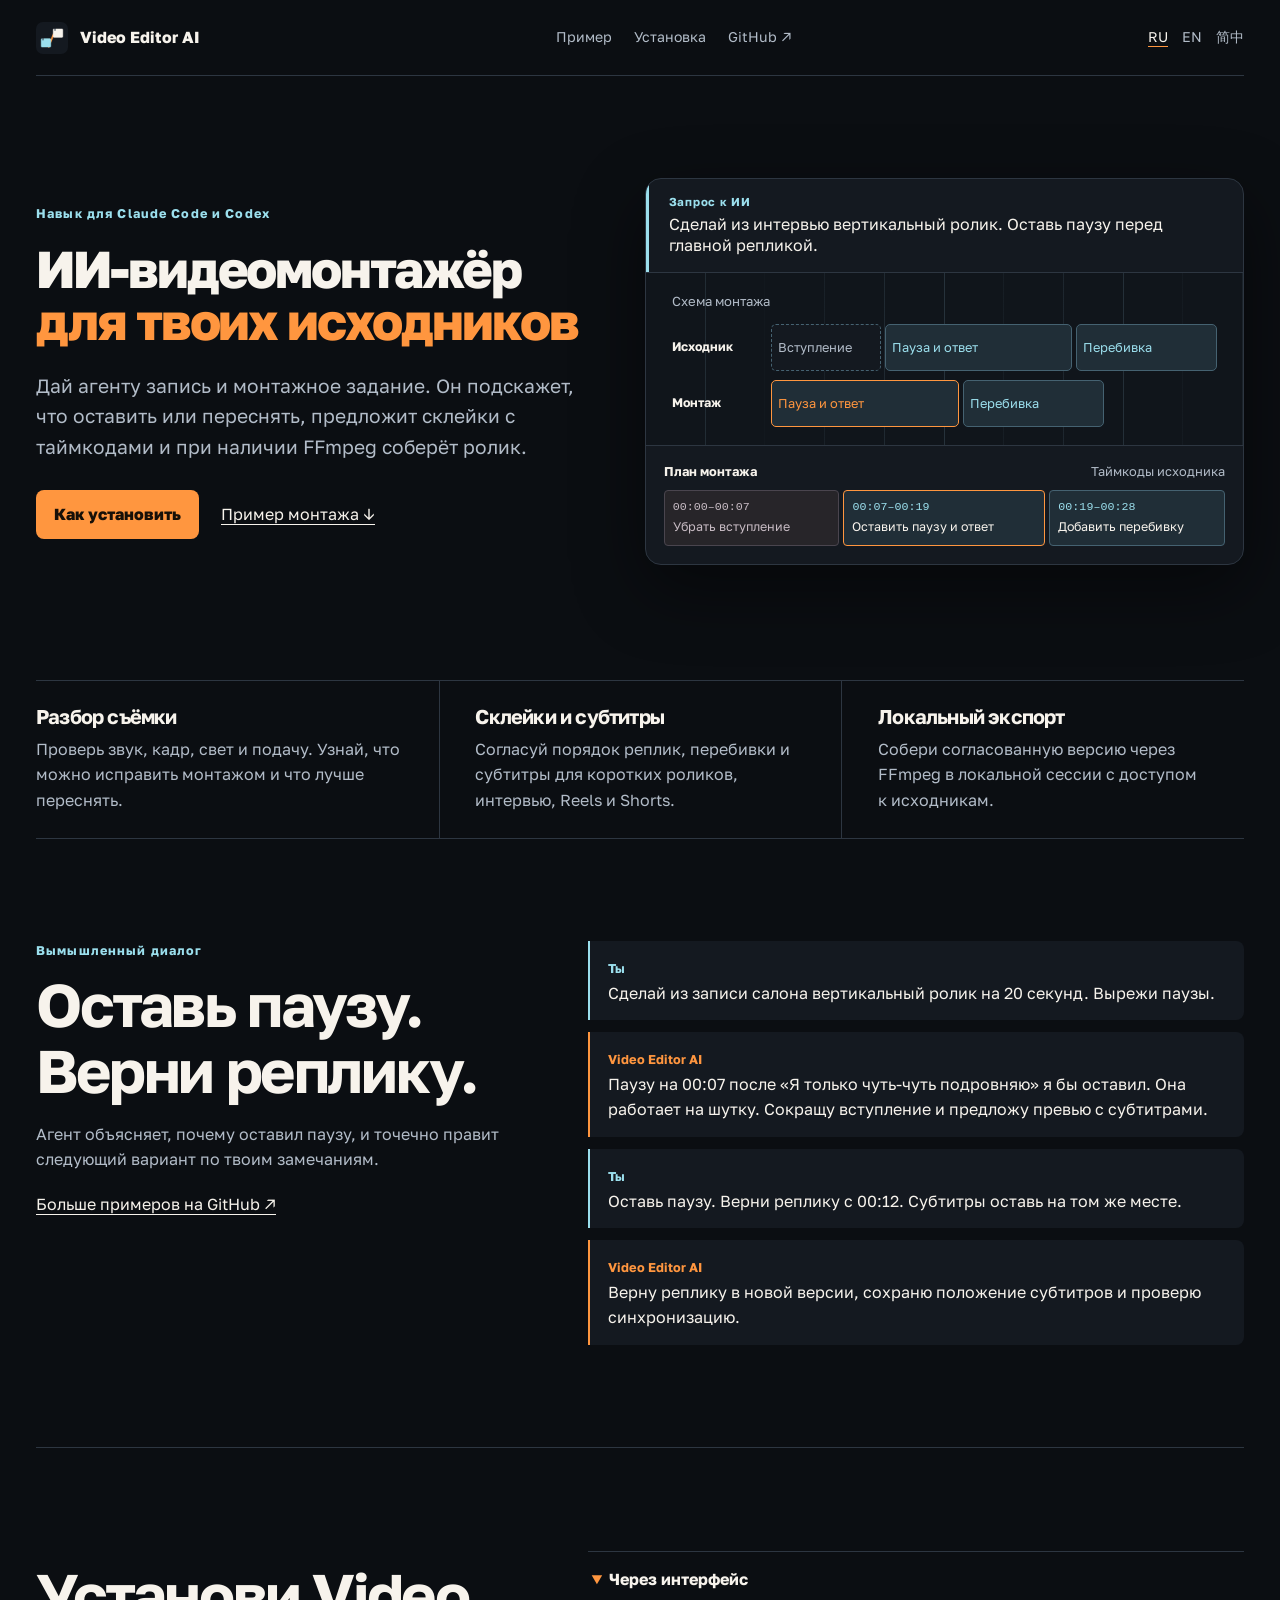
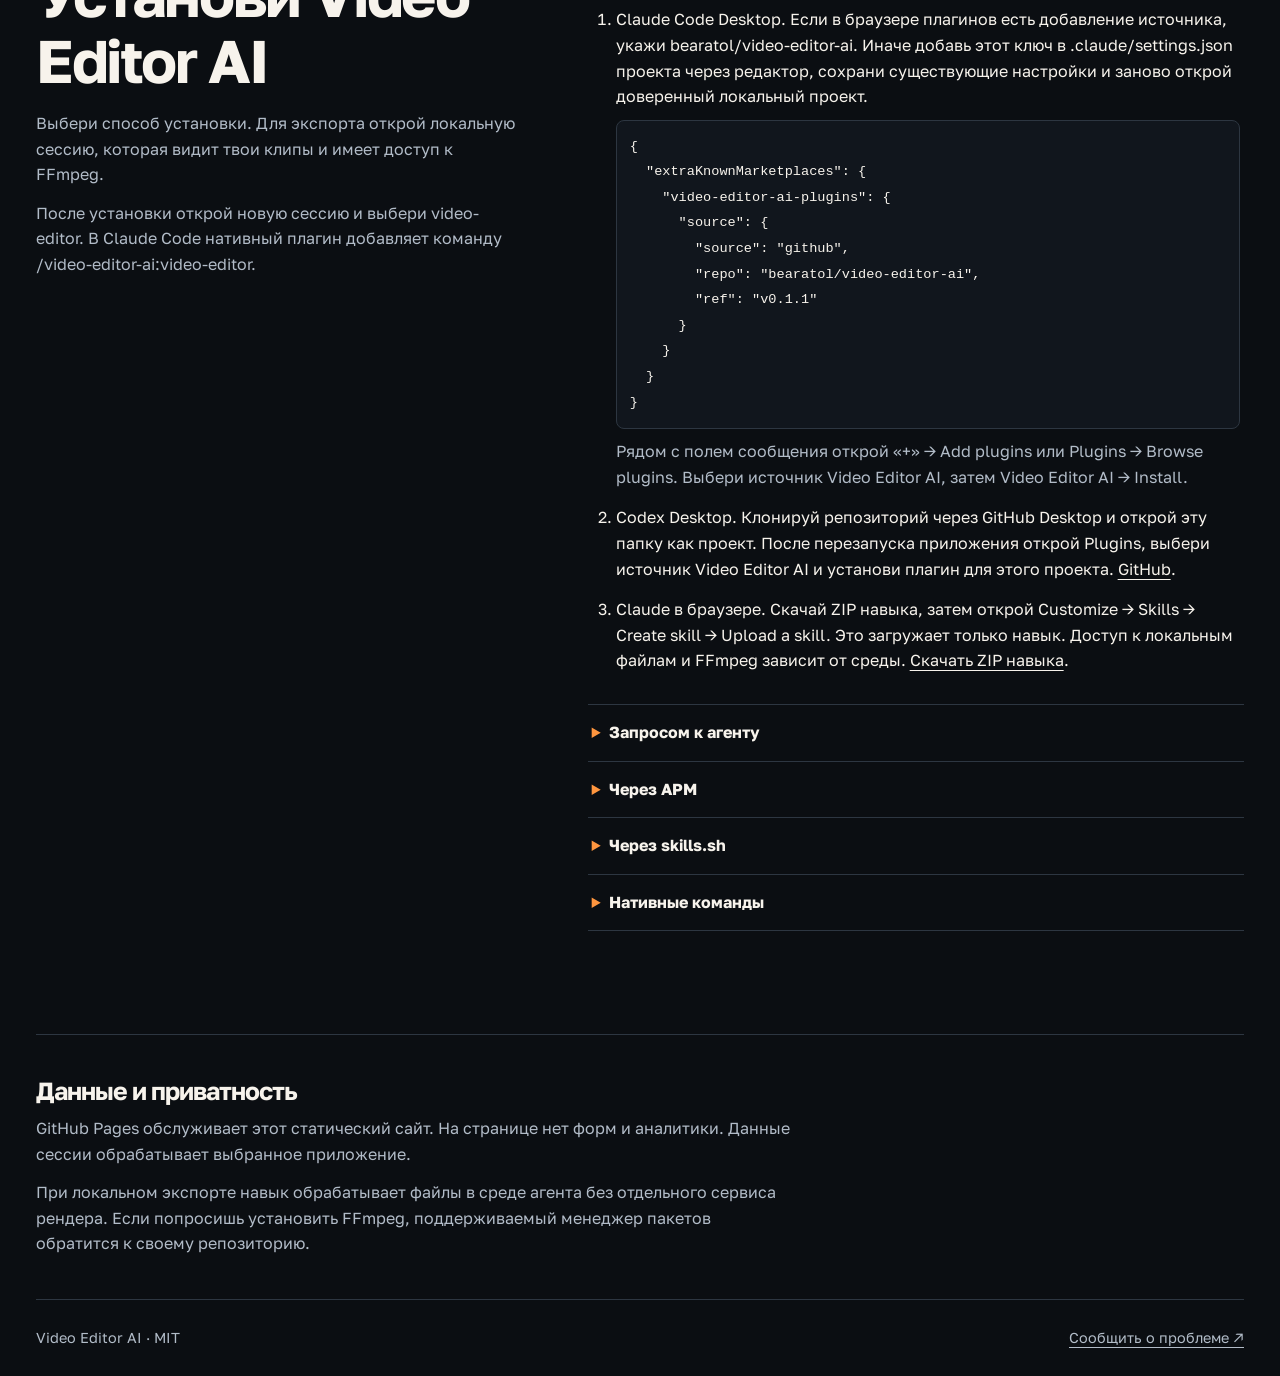
<file: docs/index.html>
<!doctype html>
<html lang="ru">
<head>
<meta charset="utf-8">
<meta name="viewport" content="width=device-width, initial-scale=1">
<meta http-equiv="Content-Security-Policy" content="default-src 'none'; style-src 'self'; img-src 'self'; font-src 'self'; base-uri 'none'; form-action 'none'">
<title>ИИ-видеомонтажёр для Claude Code и Codex | Video Editor AI</title>
<meta name="description" content="ИИ-видеоредактор для Claude Code и Codex. Разбор исходников, монтаж интервью и коротких роликов с таймкодами, субтитры и локальный экспорт через FFmpeg.">
<link rel="canonical" href="https://bearatol.github.io/video-editor-ai/">
<link rel="alternate" hreflang="ru" href="https://bearatol.github.io/video-editor-ai/">
<link rel="alternate" hreflang="en" href="https://bearatol.github.io/video-editor-ai/en/">
<link rel="alternate" hreflang="zh-Hans" href="https://bearatol.github.io/video-editor-ai/zh/">
<link rel="alternate" hreflang="x-default" href="https://bearatol.github.io/video-editor-ai/">
<meta property="og:type" content="website">
<meta property="og:locale" content="ru_RU">
<meta property="og:site_name" content="Video Editor AI">
<meta property="og:title" content="ИИ-видеомонтажёр для Claude Code и Codex">
<meta property="og:description" content="ИИ-видеоредактор для Claude Code и Codex. Разбор исходников, монтаж интервью и коротких роликов с таймкодами, субтитры и локальный экспорт через FFmpeg.">
<meta property="og:url" content="https://bearatol.github.io/video-editor-ai/">
<meta property="og:image" content="https://bearatol.github.io/video-editor-ai/assets/video-editor-ai-diagram.jpg">
<meta property="og:image:width" content="1200">
<meta property="og:image:height" content="630">
<meta name="twitter:card" content="summary_large_image">
<link rel="icon" href="./assets/logo.png" type="image/png">
<link rel="stylesheet" href="./style.css">
</head>
<body>
<a class="skip" href="#main">К содержимому</a>
<header class="top wrap">
  <a class="brand" href="./"><img src="./assets/logo.png" width="32" height="32" alt="">Video Editor AI</a>
  <nav><a href="#dialogue">Пример</a><a href="#install">Установка</a><a href="https://github.com/bearatol/video-editor-ai">GitHub ↗</a></nav>
  <nav class="languages" aria-label="Язык"><a lang="ru" hreflang="ru" aria-label="Русский" aria-current="page" href="././">RU</a><a lang="en" hreflang="en" aria-label="English" href="./en/">EN</a><a lang="zh-Hans" hreflang="zh-Hans" aria-label="简体中文" href="./zh/">简中</a></nav>
</header>
<main class="wrap" id="main">
  <section class="hero" aria-labelledby="title">
    <div>
      <p class="kicker">Навык для Claude Code и Codex</p>
      <h1 id="title">ИИ-видеомонтажёр<span>для твоих исходников</span></h1>
      <p class="lead">Дай агенту запись и монтажное задание. Он подскажет, что оставить или переснять, предложит склейки с таймкодами и при наличии FFmpeg соберёт ролик.</p>
      <div class="actions"><a class="primary" href="#install">Как установить</a><a href="#dialogue">Пример монтажа ↓</a></div>
    </div>
    <div class="reel" id="example">
      <div class="brief"><strong>Запрос к ИИ</strong><p>Сделай из интервью вертикальный ролик. Оставь паузу перед главной репликой.</p></div>
      <figure class="timeline">
        <figcaption>Схема монтажа</figcaption>
        <div class="track"><strong>Исходник</strong><div class="track-clips"><span class="removed">Вступление</span><span>Пауза и ответ</span><span>Перебивка</span></div></div>
        <div class="track"><strong>Монтаж</strong><div class="track-clips trimmed"><span>Пауза и ответ</span><span>Перебивка</span></div></div>
      </figure>
      <figure class="edit"><figcaption><strong>План монтажа</strong><span>Таймкоды исходника</span></figcaption><ol class="clips"><li><time>00:00–00:07</time>Убрать вступление</li><li><time>00:07–00:19</time>Оставить паузу и ответ</li><li><time>00:19–00:28</time>Добавить перебивку</li></ol></figure>
    </div>
  </section>
  <section class="capabilities" aria-label="Навык для Claude Code и Codex"><article><h2>Разбор съёмки</h2><p>Проверь звук, кадр, свет и подачу. Узнай, что можно исправить монтажом и что лучше переснять.</p></article><article><h2>Склейки и субтитры</h2><p>Согласуй порядок реплик, перебивки и субтитры для коротких роликов, интервью, Reels и Shorts.</p></article><article><h2>Локальный экспорт</h2><p>Собери согласованную версию через FFmpeg в локальной сессии с доступом к исходникам.</p></article></section>
  <section id="dialogue" class="split" aria-labelledby="story">
    <div class="section-intro"><p class="kicker">Вымышленный диалог</p><h2 id="story">Оставь паузу. Верни реплику.</h2><p>Агент объясняет, почему оставил паузу, и точечно правит следующий вариант по твоим замечаниям.</p><a href="https://github.com/bearatol/video-editor-ai/blob/main/EXAMPLES.md#русский">Больше примеров на GitHub ↗</a></div>
    <div class="conversation"><div class="message"><strong>Ты</strong><p>Сделай из записи салона вертикальный ролик на 20 секунд. Вырежи паузы.</p></div><div class="message"><strong>Video Editor AI</strong><p>Паузу на 00:07 после «Я только чуть-чуть подровняю» я бы оставил. Она работает на шутку. Сокращу вступление и предложу превью с субтитрами.</p></div><div class="message"><strong>Ты</strong><p>Оставь паузу. Верни реплику с 00:12. Субтитры оставь на том же месте.</p></div><div class="message"><strong>Video Editor AI</strong><p>Верну реплику в новой версии, сохраню положение субтитров и проверю синхронизацию.</p></div></div>
  </section>
  <section id="install" class="split" aria-labelledby="installation">
    <div class="section-intro"><h2 id="installation">Установи Video Editor AI</h2><p>Выбери способ установки. Для экспорта открой локальную сессию, которая видит твои клипы и имеет доступ к FFmpeg.</p><p>После установки открой новую сессию и выбери video-editor. В Claude Code нативный плагин добавляет команду /video-editor-ai:video-editor.</p></div>
    <div class="methods"><details open><summary>Через интерфейс</summary><div><ol><li>Claude Code Desktop. Если в браузере плагинов есть добавление источника, укажи bearatol/video-editor-ai. Иначе добавь этот ключ в .claude/settings.json проекта через редактор, сохрани существующие настройки и заново открой доверенный локальный проект.<pre><code>{
  &quot;extraKnownMarketplaces&quot;: {
    &quot;video-editor-ai-plugins&quot;: {
      &quot;source&quot;: {
        &quot;source&quot;: &quot;github&quot;,
        &quot;repo&quot;: &quot;bearatol/video-editor-ai&quot;,
        &quot;ref&quot;: &quot;v0.1.1&quot;
      }
    }
  }
}</code></pre><p>Рядом с полем сообщения открой «+» → Add plugins или Plugins → Browse plugins. Выбери источник Video Editor AI, затем Video Editor AI → Install.</p></li><li>Codex Desktop. Клонируй репозиторий через GitHub Desktop и открой эту папку как проект. После перезапуска приложения открой Plugins, выбери источник Video Editor AI и установи плагин для этого проекта. <a href="https://github.com/bearatol/video-editor-ai">GitHub</a>.</li><li>Claude в браузере. Скачай ZIP навыка, затем открой Customize → Skills → Create skill → Upload a skill. Это загружает только навык. Доступ к локальным файлам и FFmpeg зависит от среды. <a href="./assets/video-editor-skill.zip" download>Скачать ZIP навыка</a>.</li></ol></div></details>
<details><summary>Запросом к агенту</summary><div><p>Вставь в локальный Claude Code или Codex с доступом к проекту и инструментам:</p><blockquote>Установи Video Editor AI из https://github.com/bearatol/video-editor-ai для текущего проекта. Открой официальную инструкцию проекта, выбери способ для этой среды и проверь, что появился навык video-editor. Если среда требует одобрения, запроси его. FFmpeg пока не устанавливай.</blockquote></div></details>
<details><summary>Через APM</summary><div><p>Если APM уже установлен, выполни из папки проекта. APM подключит навык к обоим агентам и запишет версию в apm.lock.yaml.</p><pre><code>apm install bearatol/video-editor-ai/plugins/video-editor-ai#v0.1.1 --target claude,codex</code></pre></div></details>
<details><summary>Через skills.sh</summary><div><p>Если доступен Node.js 22.20+, установи навык из текущей папки проекта и выбери агента в мастере установки.</p><pre><code>npx skills@1.9.0 add bearatol/video-editor-ai --skill video-editor</code></pre><a href="https://skills.sh/bearatol/video-editor-ai/video-editor">Карточка в skills.sh</a></div></details>
<details><summary>Нативные команды</summary><div><p>Claude Code</p><pre><code>/plugin marketplace add bearatol/video-editor-ai
/plugin install video-editor-ai@video-editor-ai-plugins</code></pre><p>Codex CLI</p><pre><code>codex plugin marketplace add bearatol/video-editor-ai --ref main
codex plugin add video-editor-ai@video-editor-ai-plugins</code></pre></div></details></div>
  </section>
  <section id="privacy" class="privacy"><h2>Данные и приватность</h2><p>GitHub Pages обслуживает этот статический сайт. На странице нет форм и аналитики. Данные сессии обрабатывает выбранное приложение.</p><p>При локальном экспорте навык обрабатывает файлы в среде агента без отдельного сервиса рендера. Если попросишь установить FFmpeg, поддерживаемый менеджер пакетов обратится к своему репозиторию.</p></section>
</main>
<footer class="bottom wrap"><span>Video Editor AI · MIT</span><a href="https://github.com/bearatol/video-editor-ai/issues">Сообщить о проблеме ↗</a></footer>
</body>
</html>
</file>
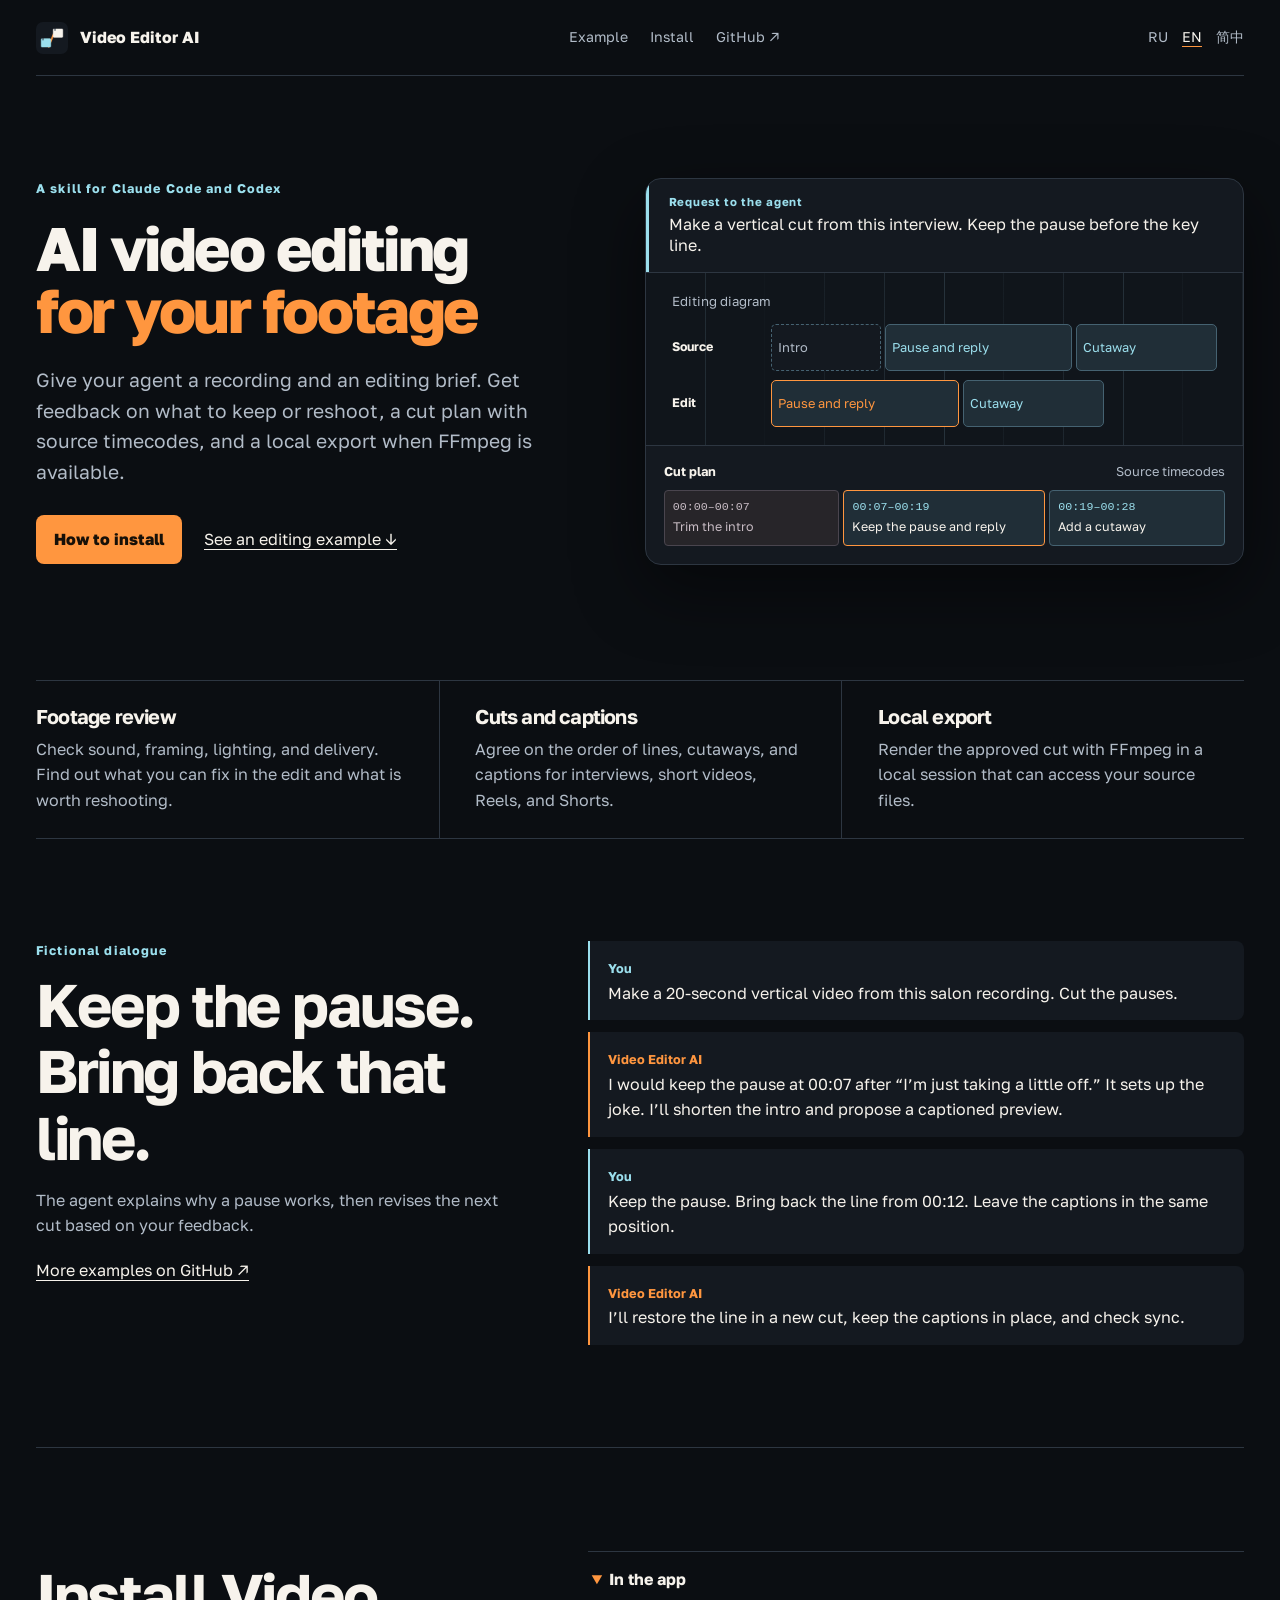
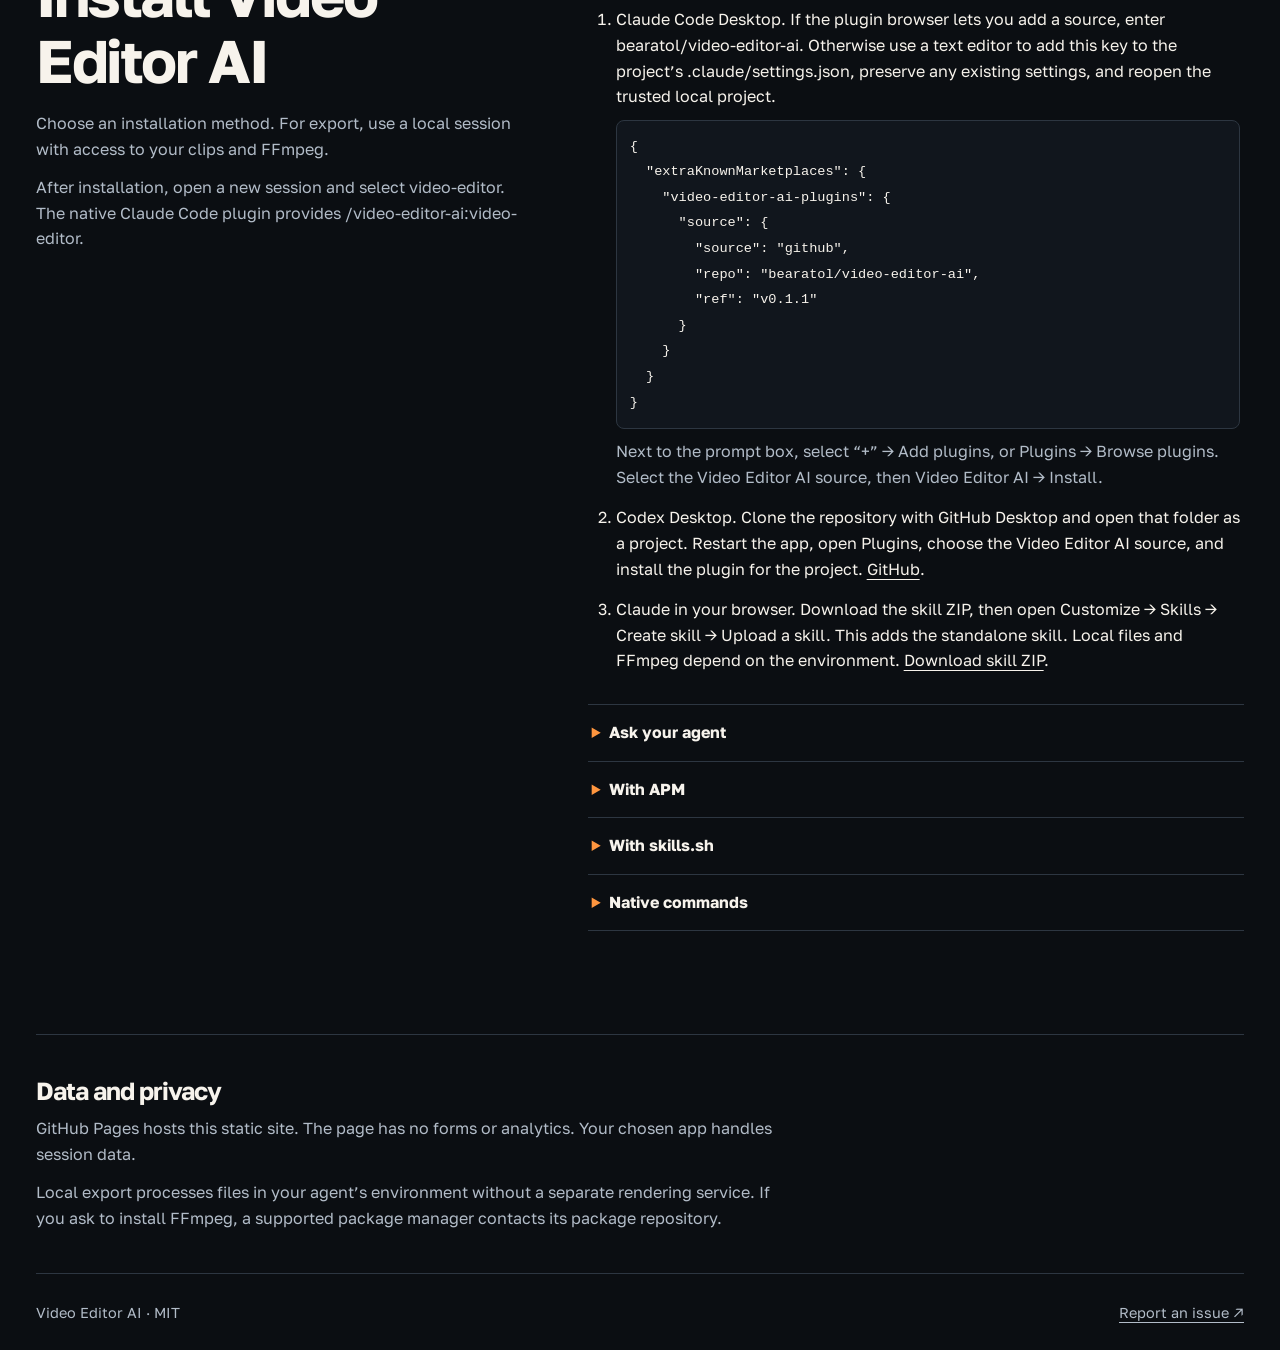
<file: docs/en/index.html>
<!doctype html>
<html lang="en">
<head>
<meta charset="utf-8">
<meta name="viewport" content="width=device-width, initial-scale=1">
<meta http-equiv="Content-Security-Policy" content="default-src 'none'; style-src 'self'; img-src 'self'; font-src 'self'; base-uri 'none'; form-action 'none'">
<title>AI video editing skill for Claude Code and Codex | Video Editor AI</title>
<meta name="description" content="Edit video with Claude Code or Codex. Review footage, plan timecoded cuts for interviews and shorts, refine captions, and export locally with FFmpeg.">
<link rel="canonical" href="https://bearatol.github.io/video-editor-ai/en/">
<link rel="alternate" hreflang="ru" href="https://bearatol.github.io/video-editor-ai/">
<link rel="alternate" hreflang="en" href="https://bearatol.github.io/video-editor-ai/en/">
<link rel="alternate" hreflang="zh-Hans" href="https://bearatol.github.io/video-editor-ai/zh/">
<link rel="alternate" hreflang="x-default" href="https://bearatol.github.io/video-editor-ai/">
<meta property="og:type" content="website">
<meta property="og:locale" content="en_US">
<meta property="og:site_name" content="Video Editor AI">
<meta property="og:title" content="AI video editing skill for Claude Code and Codex">
<meta property="og:description" content="Edit video with Claude Code or Codex. Review footage, plan timecoded cuts for interviews and shorts, refine captions, and export locally with FFmpeg.">
<meta property="og:url" content="https://bearatol.github.io/video-editor-ai/en/">
<meta property="og:image" content="https://bearatol.github.io/video-editor-ai/assets/video-editor-ai-diagram.jpg">
<meta property="og:image:width" content="1200">
<meta property="og:image:height" content="630">
<meta name="twitter:card" content="summary_large_image">
<link rel="icon" href="../assets/logo.png" type="image/png">
<link rel="stylesheet" href="../style.css">
</head>
<body>
<a class="skip" href="#main">Skip to content</a>
<header class="top wrap">
  <a class="brand" href="./"><img src="../assets/logo.png" width="32" height="32" alt="">Video Editor AI</a>
  <nav><a href="#dialogue">Example</a><a href="#install">Install</a><a href="https://github.com/bearatol/video-editor-ai">GitHub ↗</a></nav>
  <nav class="languages" aria-label="Language"><a lang="ru" hreflang="ru" aria-label="Русский" href=".././">RU</a><a lang="en" hreflang="en" aria-label="English" aria-current="page" href="../en/">EN</a><a lang="zh-Hans" hreflang="zh-Hans" aria-label="简体中文" href="../zh/">简中</a></nav>
</header>
<main class="wrap" id="main">
  <section class="hero" aria-labelledby="title">
    <div>
      <p class="kicker">A skill for Claude Code and Codex</p>
      <h1 id="title">AI video editing<span>for your footage</span></h1>
      <p class="lead">Give your agent a recording and an editing brief. Get feedback on what to keep or reshoot, a cut plan with source timecodes, and a local export when FFmpeg is available.</p>
      <div class="actions"><a class="primary" href="#install">How to install</a><a href="#dialogue">See an editing example ↓</a></div>
    </div>
    <div class="reel" id="example">
      <div class="brief"><strong>Request to the agent</strong><p>Make a vertical cut from this interview. Keep the pause before the key line.</p></div>
      <figure class="timeline">
        <figcaption>Editing diagram</figcaption>
        <div class="track"><strong>Source</strong><div class="track-clips"><span class="removed">Intro</span><span>Pause and reply</span><span>Cutaway</span></div></div>
        <div class="track"><strong>Edit</strong><div class="track-clips trimmed"><span>Pause and reply</span><span>Cutaway</span></div></div>
      </figure>
      <figure class="edit"><figcaption><strong>Cut plan</strong><span>Source timecodes</span></figcaption><ol class="clips"><li><time>00:00–00:07</time>Trim the intro</li><li><time>00:07–00:19</time>Keep the pause and reply</li><li><time>00:19–00:28</time>Add a cutaway</li></ol></figure>
    </div>
  </section>
  <section class="capabilities" aria-label="A skill for Claude Code and Codex"><article><h2>Footage review</h2><p>Check sound, framing, lighting, and delivery. Find out what you can fix in the edit and what is worth reshooting.</p></article><article><h2>Cuts and captions</h2><p>Agree on the order of lines, cutaways, and captions for interviews, short videos, Reels, and Shorts.</p></article><article><h2>Local export</h2><p>Render the approved cut with FFmpeg in a local session that can access your source files.</p></article></section>
  <section id="dialogue" class="split" aria-labelledby="story">
    <div class="section-intro"><p class="kicker">Fictional dialogue</p><h2 id="story">Keep the pause. Bring back that line.</h2><p>The agent explains why a pause works, then revises the next cut based on your feedback.</p><a href="https://github.com/bearatol/video-editor-ai/blob/main/EXAMPLES.md#english">More examples on GitHub ↗</a></div>
    <div class="conversation"><div class="message"><strong>You</strong><p>Make a 20-second vertical video from this salon recording. Cut the pauses.</p></div><div class="message"><strong>Video Editor AI</strong><p>I would keep the pause at 00:07 after “I’m just taking a little off.” It sets up the joke. I’ll shorten the intro and propose a captioned preview.</p></div><div class="message"><strong>You</strong><p>Keep the pause. Bring back the line from 00:12. Leave the captions in the same position.</p></div><div class="message"><strong>Video Editor AI</strong><p>I’ll restore the line in a new cut, keep the captions in place, and check sync.</p></div></div>
  </section>
  <section id="install" class="split" aria-labelledby="installation">
    <div class="section-intro"><h2 id="installation">Install Video Editor AI</h2><p>Choose an installation method. For export, use a local session with access to your clips and FFmpeg.</p><p>After installation, open a new session and select video-editor. The native Claude Code plugin provides /video-editor-ai:video-editor.</p></div>
    <div class="methods"><details open><summary>In the app</summary><div><ol><li>Claude Code Desktop. If the plugin browser lets you add a source, enter bearatol/video-editor-ai. Otherwise use a text editor to add this key to the project’s .claude/settings.json, preserve any existing settings, and reopen the trusted local project.<pre><code>{
  &quot;extraKnownMarketplaces&quot;: {
    &quot;video-editor-ai-plugins&quot;: {
      &quot;source&quot;: {
        &quot;source&quot;: &quot;github&quot;,
        &quot;repo&quot;: &quot;bearatol/video-editor-ai&quot;,
        &quot;ref&quot;: &quot;v0.1.1&quot;
      }
    }
  }
}</code></pre><p>Next to the prompt box, select “+” → Add plugins, or Plugins → Browse plugins. Select the Video Editor AI source, then Video Editor AI → Install.</p></li><li>Codex Desktop. Clone the repository with GitHub Desktop and open that folder as a project. Restart the app, open Plugins, choose the Video Editor AI source, and install the plugin for the project. <a href="https://github.com/bearatol/video-editor-ai">GitHub</a>.</li><li>Claude in your browser. Download the skill ZIP, then open Customize → Skills → Create skill → Upload a skill. This adds the standalone skill. Local files and FFmpeg depend on the environment. <a href="../assets/video-editor-skill.zip" download>Download skill ZIP</a>.</li></ol></div></details>
<details><summary>Ask your agent</summary><div><p>Paste into a local Claude Code or Codex session with access to the project and tools:</p><blockquote>Install Video Editor AI from https://github.com/bearatol/video-editor-ai for this project. Read the project’s official installation guide, use the method supported here, and verify that the video-editor skill is available. Ask me if the environment requires approval. Leave FFmpeg installation for a separate request.</blockquote></div></details>
<details><summary>With APM</summary><div><p>With APM installed, run this from the project directory. APM installs the skill for both agents and records the version in apm.lock.yaml.</p><pre><code>apm install bearatol/video-editor-ai/plugins/video-editor-ai#v0.1.1 --target claude,codex</code></pre></div></details>
<details><summary>With skills.sh</summary><div><p>With Node.js 22.20 or later, run this from your project directory and choose an agent in the installer.</p><pre><code>npx skills@1.9.0 add bearatol/video-editor-ai --skill video-editor</code></pre><a href="https://skills.sh/bearatol/video-editor-ai/video-editor">View on skills.sh</a></div></details>
<details><summary>Native commands</summary><div><p>Claude Code</p><pre><code>/plugin marketplace add bearatol/video-editor-ai
/plugin install video-editor-ai@video-editor-ai-plugins</code></pre><p>Codex CLI</p><pre><code>codex plugin marketplace add bearatol/video-editor-ai --ref main
codex plugin add video-editor-ai@video-editor-ai-plugins</code></pre></div></details></div>
  </section>
  <section id="privacy" class="privacy"><h2>Data and privacy</h2><p>GitHub Pages hosts this static site. The page has no forms or analytics. Your chosen app handles session data.</p><p>Local export processes files in your agent’s environment without a separate rendering service. If you ask to install FFmpeg, a supported package manager contacts its package repository.</p></section>
</main>
<footer class="bottom wrap"><span>Video Editor AI · MIT</span><a href="https://github.com/bearatol/video-editor-ai/issues">Report an issue ↗</a></footer>
</body>
</html>
</file>
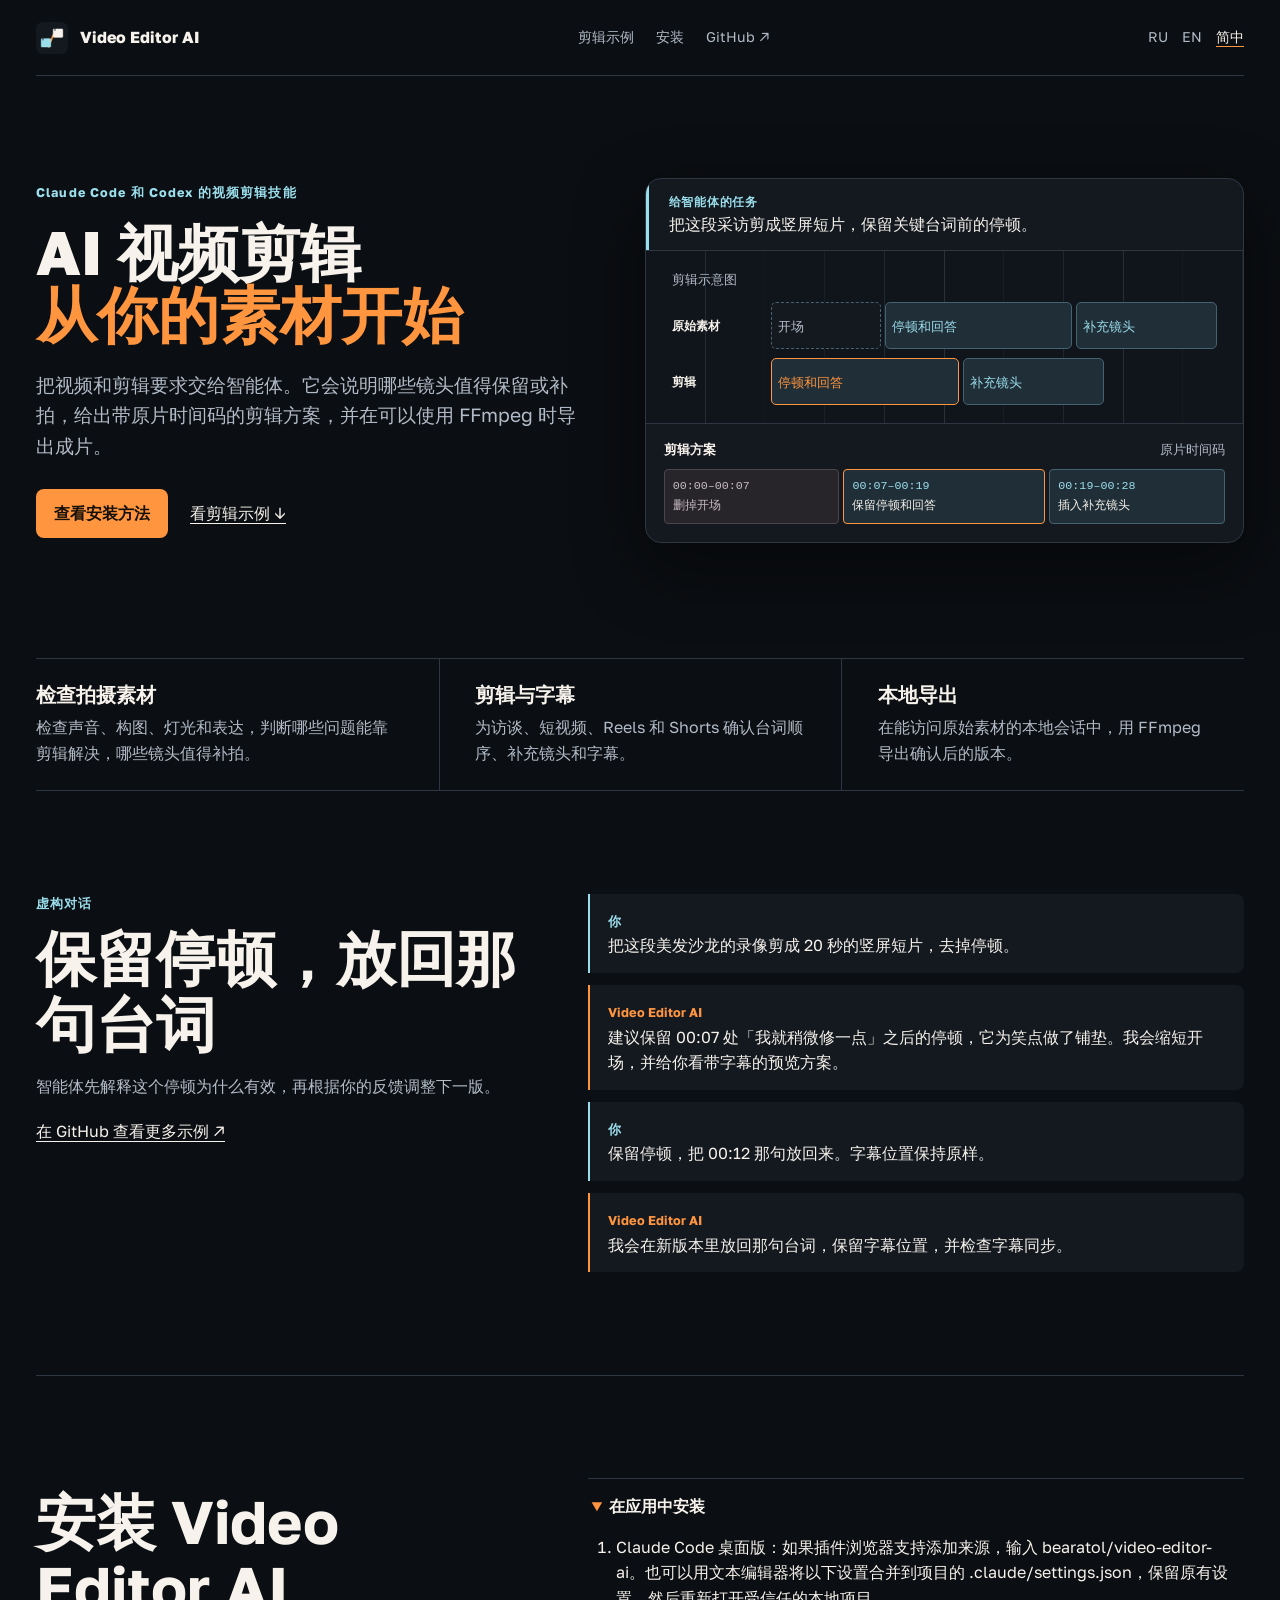
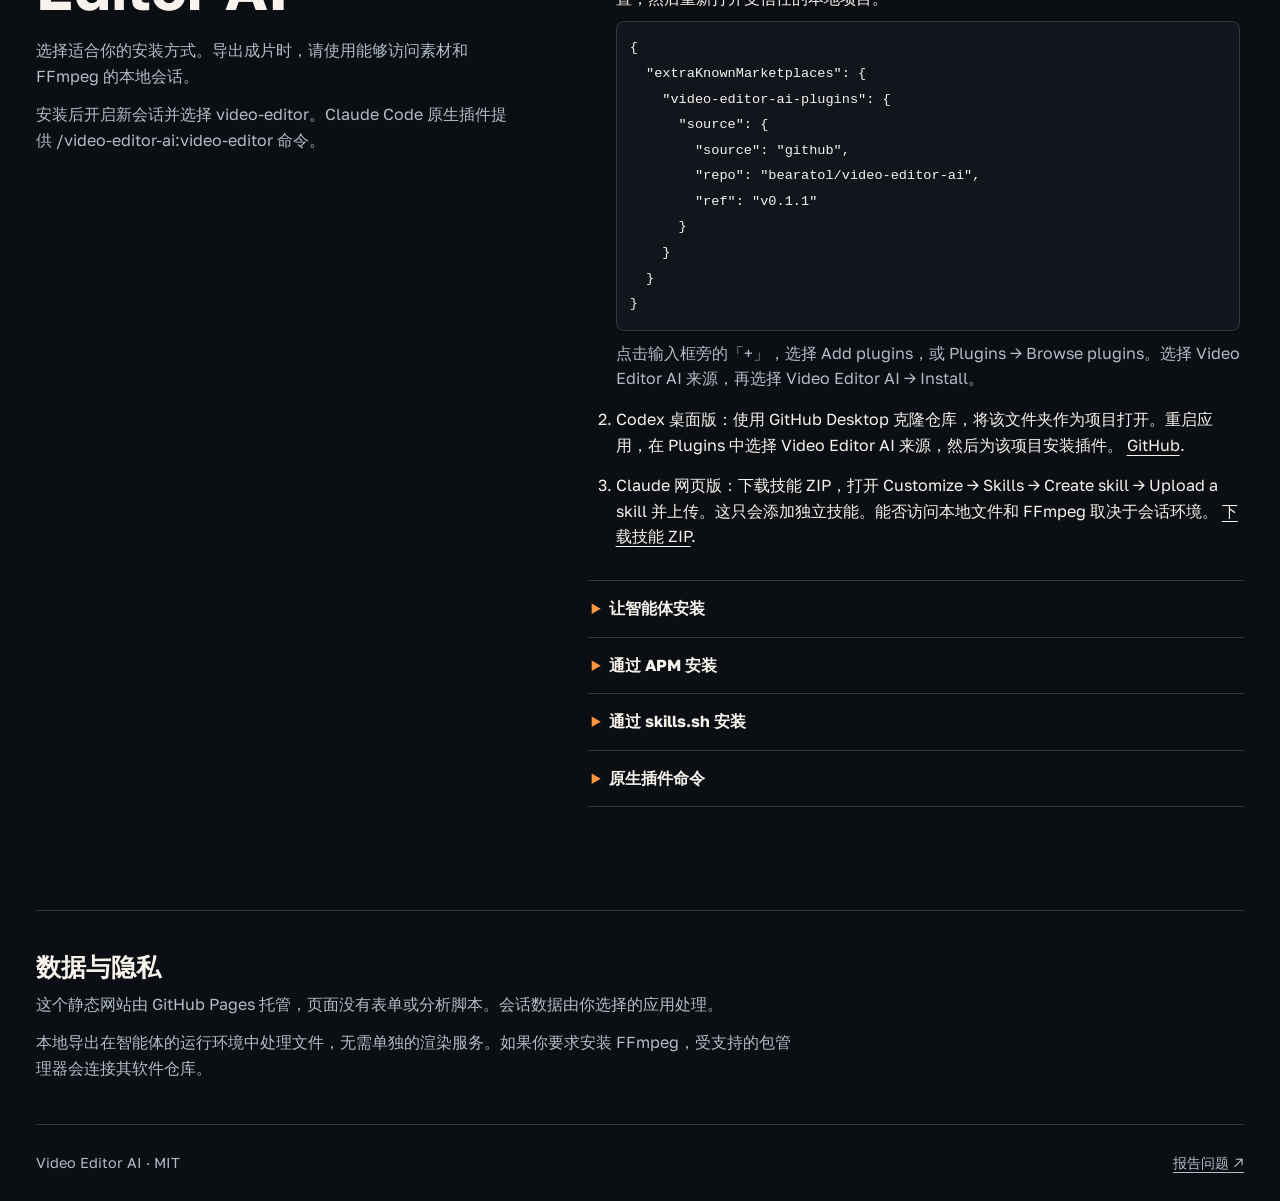
<file: docs/zh/index.html>
<!doctype html>
<html lang="zh-Hans">
<head>
<meta charset="utf-8">
<meta name="viewport" content="width=device-width, initial-scale=1">
<meta http-equiv="Content-Security-Policy" content="default-src 'none'; style-src 'self'; img-src 'self'; font-src 'self'; base-uri 'none'; form-action 'none'">
<title>适用于 Claude Code 和 Codex 的 AI 视频剪辑技能 | Video Editor AI</title>
<meta name="description" content="用 Claude Code 或 Codex 剪辑视频。检查拍摄素材，为访谈和短视频制定带时间码的剪辑方案，调整字幕，并通过 FFmpeg 在本地导出。">
<link rel="canonical" href="https://bearatol.github.io/video-editor-ai/zh/">
<link rel="alternate" hreflang="ru" href="https://bearatol.github.io/video-editor-ai/">
<link rel="alternate" hreflang="en" href="https://bearatol.github.io/video-editor-ai/en/">
<link rel="alternate" hreflang="zh-Hans" href="https://bearatol.github.io/video-editor-ai/zh/">
<link rel="alternate" hreflang="x-default" href="https://bearatol.github.io/video-editor-ai/">
<meta property="og:type" content="website">
<meta property="og:locale" content="zh_CN">
<meta property="og:site_name" content="Video Editor AI">
<meta property="og:title" content="适用于 Claude Code 和 Codex 的 AI 视频剪辑技能">
<meta property="og:description" content="用 Claude Code 或 Codex 剪辑视频。检查拍摄素材，为访谈和短视频制定带时间码的剪辑方案，调整字幕，并通过 FFmpeg 在本地导出。">
<meta property="og:url" content="https://bearatol.github.io/video-editor-ai/zh/">
<meta property="og:image" content="https://bearatol.github.io/video-editor-ai/assets/video-editor-ai-diagram.jpg">
<meta property="og:image:width" content="1200">
<meta property="og:image:height" content="630">
<meta name="twitter:card" content="summary_large_image">
<link rel="icon" href="../assets/logo.png" type="image/png">
<link rel="stylesheet" href="../style.css">
</head>
<body>
<a class="skip" href="#main">跳到正文</a>
<header class="top wrap">
  <a class="brand" href="./"><img src="../assets/logo.png" width="32" height="32" alt="">Video Editor AI</a>
  <nav><a href="#dialogue">剪辑示例</a><a href="#install">安装</a><a href="https://github.com/bearatol/video-editor-ai">GitHub ↗</a></nav>
  <nav class="languages" aria-label="语言"><a lang="ru" hreflang="ru" aria-label="Русский" href=".././">RU</a><a lang="en" hreflang="en" aria-label="English" href="../en/">EN</a><a lang="zh-Hans" hreflang="zh-Hans" aria-label="简体中文" aria-current="page" href="../zh/">简中</a></nav>
</header>
<main class="wrap" id="main">
  <section class="hero" aria-labelledby="title">
    <div>
      <p class="kicker">Claude Code 和 Codex 的视频剪辑技能</p>
      <h1 id="title">AI 视频剪辑<span>从你的素材开始</span></h1>
      <p class="lead">把视频和剪辑要求交给智能体。它会说明哪些镜头值得保留或补拍，给出带原片时间码的剪辑方案，并在可以使用 FFmpeg 时导出成片。</p>
      <div class="actions"><a class="primary" href="#install">查看安装方法</a><a href="#dialogue">看剪辑示例 ↓</a></div>
    </div>
    <div class="reel" id="example">
      <div class="brief"><strong>给智能体的任务</strong><p>把这段采访剪成竖屏短片，保留关键台词前的停顿。</p></div>
      <figure class="timeline">
        <figcaption>剪辑示意图</figcaption>
        <div class="track"><strong>原始素材</strong><div class="track-clips"><span class="removed">开场</span><span>停顿和回答</span><span>补充镜头</span></div></div>
        <div class="track"><strong>剪辑</strong><div class="track-clips trimmed"><span>停顿和回答</span><span>补充镜头</span></div></div>
      </figure>
      <figure class="edit"><figcaption><strong>剪辑方案</strong><span>原片时间码</span></figcaption><ol class="clips"><li><time>00:00–00:07</time>删掉开场</li><li><time>00:07–00:19</time>保留停顿和回答</li><li><time>00:19–00:28</time>插入补充镜头</li></ol></figure>
    </div>
  </section>
  <section class="capabilities" aria-label="Claude Code 和 Codex 的视频剪辑技能"><article><h2>检查拍摄素材</h2><p>检查声音、构图、灯光和表达，判断哪些问题能靠剪辑解决，哪些镜头值得补拍。</p></article><article><h2>剪辑与字幕</h2><p>为访谈、短视频、Reels 和 Shorts 确认台词顺序、补充镜头和字幕。</p></article><article><h2>本地导出</h2><p>在能访问原始素材的本地会话中，用 FFmpeg 导出确认后的版本。</p></article></section>
  <section id="dialogue" class="split" aria-labelledby="story">
    <div class="section-intro"><p class="kicker">虚构对话</p><h2 id="story">保留停顿，放回那句台词</h2><p>智能体先解释这个停顿为什么有效，再根据你的反馈调整下一版。</p><a href="https://github.com/bearatol/video-editor-ai/blob/main/EXAMPLES.md#简体中文">在 GitHub 查看更多示例 ↗</a></div>
    <div class="conversation"><div class="message"><strong>你</strong><p>把这段美发沙龙的录像剪成 20 秒的竖屏短片，去掉停顿。</p></div><div class="message"><strong>Video Editor AI</strong><p>建议保留 00:07 处「我就稍微修一点」之后的停顿，它为笑点做了铺垫。我会缩短开场，并给你看带字幕的预览方案。</p></div><div class="message"><strong>你</strong><p>保留停顿，把 00:12 那句放回来。字幕位置保持原样。</p></div><div class="message"><strong>Video Editor AI</strong><p>我会在新版本里放回那句台词，保留字幕位置，并检查字幕同步。</p></div></div>
  </section>
  <section id="install" class="split" aria-labelledby="installation">
    <div class="section-intro"><h2 id="installation">安装 Video Editor AI</h2><p>选择适合你的安装方式。导出成片时，请使用能够访问素材和 FFmpeg 的本地会话。</p><p>安装后开启新会话并选择 video-editor。Claude Code 原生插件提供 /video-editor-ai:video-editor 命令。</p></div>
    <div class="methods"><details open><summary>在应用中安装</summary><div><ol><li>Claude Code 桌面版：如果插件浏览器支持添加来源，输入 bearatol/video-editor-ai。也可以用文本编辑器将以下设置合并到项目的 .claude/settings.json，保留原有设置，然后重新打开受信任的本地项目。<pre><code>{
  &quot;extraKnownMarketplaces&quot;: {
    &quot;video-editor-ai-plugins&quot;: {
      &quot;source&quot;: {
        &quot;source&quot;: &quot;github&quot;,
        &quot;repo&quot;: &quot;bearatol/video-editor-ai&quot;,
        &quot;ref&quot;: &quot;v0.1.1&quot;
      }
    }
  }
}</code></pre><p>点击输入框旁的「+」，选择 Add plugins，或 Plugins → Browse plugins。选择 Video Editor AI 来源，再选择 Video Editor AI → Install。</p></li><li>Codex 桌面版：使用 GitHub Desktop 克隆仓库，将该文件夹作为项目打开。重启应用，在 Plugins 中选择 Video Editor AI 来源，然后为该项目安装插件。 <a href="https://github.com/bearatol/video-editor-ai">GitHub</a>.</li><li>Claude 网页版：下载技能 ZIP，打开 Customize → Skills → Create skill → Upload a skill 并上传。这只会添加独立技能。能否访问本地文件和 FFmpeg 取决于会话环境。 <a href="../assets/video-editor-skill.zip" download>下载技能 ZIP</a>.</li></ol></div></details>
<details><summary>让智能体安装</summary><div><p>将这段话发给能访问项目和使用工具的本地 Claude Code 或 Codex 会话：</p><blockquote>请为当前项目安装 https://github.com/bearatol/video-editor-ai 里的 Video Editor AI。先阅读项目的官方安装说明，再按当前环境支持的方式安装，并检查 video-editor 技能是否可用。如果环境需要批准，请先询问我。暂时不要安装 FFmpeg。</blockquote></div></details>
<details><summary>通过 APM 安装</summary><div><p>已安装 APM 时，在项目目录运行以下命令。APM 会为两个智能体接入技能，并将版本记录在 apm.lock.yaml 中。</p><pre><code>apm install bearatol/video-editor-ai/plugins/video-editor-ai#v0.1.1 --target claude,codex</code></pre></div></details>
<details><summary>通过 skills.sh 安装</summary><div><p>使用 Node.js 22.20 或更高版本，在项目目录运行命令，然后在安装向导中选择智能体。</p><pre><code>npx skills@1.9.0 add bearatol/video-editor-ai --skill video-editor</code></pre><a href="https://skills.sh/bearatol/video-editor-ai/video-editor">在 skills.sh 查看</a></div></details>
<details><summary>原生插件命令</summary><div><p>Claude Code</p><pre><code>/plugin marketplace add bearatol/video-editor-ai
/plugin install video-editor-ai@video-editor-ai-plugins</code></pre><p>Codex CLI</p><pre><code>codex plugin marketplace add bearatol/video-editor-ai --ref main
codex plugin add video-editor-ai@video-editor-ai-plugins</code></pre></div></details></div>
  </section>
  <section id="privacy" class="privacy"><h2>数据与隐私</h2><p>这个静态网站由 GitHub Pages 托管，页面没有表单或分析脚本。会话数据由你选择的应用处理。</p><p>本地导出在智能体的运行环境中处理文件，无需单独的渲染服务。如果你要求安装 FFmpeg，受支持的包管理器会连接其软件仓库。</p></section>
</main>
<footer class="bottom wrap"><span>Video Editor AI · MIT</span><a href="https://github.com/bearatol/video-editor-ai/issues">报告问题 ↗</a></footer>
</body>
</html>
</file>
<file: docs/style.css>
@font-face {
  font-family: Golos;
  src: url("fonts/GolosText.ttf") format("truetype");
  font-weight: 400 900;
  font-display: swap;
}
:root {
  color-scheme: dark;
  --bg: #0b0e12;
  --panel: #141920;
  --line: #2d3641;
  --text: #f7f3ec;
  --muted: #b2bcc8;
  --orange: #ff963f;
  --blue: #9bdfed;
}
*, *::before, *::after { box-sizing: border-box; }
html { scroll-padding-top: 24px; }
body { margin: 0; background: var(--bg); color: var(--text); font: 16px/1.6 Golos, "PingFang SC", "Microsoft YaHei", sans-serif; }
a { color: inherit; text-underline-offset: .26em; }
a:hover { color: var(--orange); }
a:focus-visible, summary:focus-visible { outline: 2px solid var(--blue); outline-offset: 5px; }
img { display: block; width: 100%; }
h1, h2, h3, p, figure, blockquote { margin: 0; }
h1, h2, h3 { line-height: 1.1; letter-spacing: -.04em; }
h2 { font-size: clamp(2rem, 4.7vw, 4.1rem); }
h3 { font-size: 1.25rem; }
p + p { margin-top: .8rem; }
.wrap { width: min(1280px, 100% - 72px); margin-inline: auto; }
.skip { position: absolute; left: 16px; top: 16px; z-index: 2; padding: 10px 16px; background: var(--panel); transform: translateY(-150%); }
.skip:focus { transform: none; }
.top, .bottom { min-height: 76px; display: flex; align-items: center; justify-content: space-between; gap: 16px 32px; }
.top { border-bottom: 1px solid var(--line); }
.brand { display: inline-flex; align-items: center; gap: 12px; text-decoration: none; font-weight: 760; white-space: nowrap; }
.brand img { width: 32px; height: 32px; border-radius: 7px; }
nav { display: flex; align-items: center; flex-wrap: wrap; gap: 8px 22px; }
nav a { font-size: .88rem; text-decoration: none; color: var(--muted); }
.languages { gap: 8px 14px; }
.languages a[aria-current] { color: var(--text); text-decoration: underline; text-decoration-color: var(--orange); }
.hero { padding: clamp(46px, 8vw, 124px) 0 clamp(65px, 9vw, 132px); display: grid; grid-template-columns: 1fr minmax(0, 1.1fr); gap: clamp(30px, 5vw, 78px); align-items: center; }
.kicker { color: var(--blue); font-size: .79rem; letter-spacing: .09em; font-weight: 720; }
h1 { font-size: clamp(2.45rem, 4.8vw, 4.55rem); line-height: 1.01; margin: 18px 0 24px; font-weight: 770; overflow-wrap: break-word; }
h1 span { display: block; color: var(--orange); }
:lang(zh-Hans) h1, :lang(zh-Hans) h2, :lang(zh-Hans) h3 { letter-spacing: 0; }
.lead { max-width: 49ch; font-size: clamp(1rem, 1.55vw, 1.2rem); color: var(--muted); }
.actions { display: flex; align-items: center; flex-wrap: wrap; gap: 16px 22px; margin-top: 27px; }
.primary { display: inline-block; background: var(--orange); color: #171008; border-radius: 8px; padding: 12px 18px; font-weight: 800; text-decoration: none; }
.primary:hover { background: #ffb779; color: #171008; }
.reel { margin: 0; border: 1px solid var(--line); border-radius: 16px; background: var(--panel); overflow: hidden; box-shadow: 0 24px 70px #0007; }
.brief { padding: 15px 20px; border-left: 3px solid var(--blue); }
.brief strong { display: block; color: var(--blue); font: 700 .72rem/1.4 Golos, sans-serif; letter-spacing: .06em; margin-bottom: 3px; }
.brief p { line-height: 1.35; }
.timeline {
  padding: 18px clamp(12px, 2.5vw, 26px);
  border-block: 1px solid var(--line);
  background: repeating-linear-gradient(90deg, transparent 0 calc(10% - 1px), #26323b 10%) #10151b;
}
.timeline figcaption { margin-bottom: 12px; color: var(--muted); font-size: .82rem; }
.track { display: grid; grid-template-columns: minmax(66px, 17%) minmax(0, 1fr); align-items: center; gap: 7px; }
.track + .track { margin-top: 9px; }
.track strong { font-size: .78rem; }
.track-clips { display: grid; grid-template-columns: 7fr 12fr 9fr; gap: 4px; }
.track-clips.trimmed { grid-template-columns: 12fr 9fr 7fr; }
.track-clips span {
  display: grid;
  min-width: 0;
  min-height: 47px;
  padding: 6px;
  align-content: center;
  border: 1px solid #456271;
  border-radius: 5px;
  background: #202e37;
  color: var(--blue);
  font-size: clamp(.68rem, 1vw, .83rem);
  line-height: 1.25;
  overflow-wrap: anywhere;
}
.track-clips .removed { border-style: dashed; color: var(--muted); background: #141920; }
.track-clips.trimmed span:first-child { border-color: var(--orange); color: var(--orange); }
.edit { padding: 15px 18px 18px; }
.edit figcaption { display: flex; justify-content: space-between; align-items: center; color: var(--muted); font-size: .8rem; gap: 10px; }
.edit figcaption strong { color: var(--text); }
.clips { display: grid; grid-template-columns: 1fr 1.15fr 1fr; gap: 4px; list-style: none; padding: 0; margin: 9px 0 0; }
.clips li { min-width: 0; padding: 8px; border: 1px solid #456271; border-radius: 4px; background: #202e37; font-size: .78rem; }
.clips li:first-child { background: #272529; border-color: #4a454e; color: #c7bbc3; }
.clips li:nth-child(2) { border-color: var(--orange); }
.clips time { display: block; color: var(--blue); font: .73rem/1.5 ui-monospace, monospace; white-space: nowrap; }
.clips li:first-child time { color: #c7bbc3; }
.capabilities { display: grid; grid-template-columns: repeat(3, 1fr); border-block: 1px solid var(--line); }
.capabilities article { padding: 24px clamp(0px, 2.8vw, 36px); }
.capabilities article:first-child { padding-left: 0; }
.capabilities article + article { border-left: 1px solid var(--line); }
.capabilities p { margin-top: 10px; color: var(--muted); max-width: 39ch; }
.split { display: grid; grid-template-columns: .85fr minmax(0, 1.15fr); gap: clamp(24px, 5.2vw, 80px); padding: clamp(52px, 8vw, 105px) 0; border-bottom: 1px solid var(--line); }
.section-intro h2 { margin: 10px 0 18px; }
.section-intro p:not(.kicker), .privacy p { color: var(--muted); }
.section-intro a { display: inline-block; margin-top: 19px; }
.conversation { display: grid; gap: 12px; align-content: start; }
.message { background: var(--panel); padding: 14px 18px; border-left: 2px solid var(--orange); border-radius: 0 8px 8px 0; }
.message:nth-child(odd) { border-color: var(--blue); }
.message strong { color: var(--blue); font-size: .8rem; }
.message:nth-child(even) strong { color: var(--orange); }
.methods { border-top: 1px solid var(--line); }
details { border-bottom: 1px solid var(--line); }
summary { padding: 15px 4px; font-weight: 720; cursor: pointer; }
summary::marker { color: var(--orange); }
details > div { padding: 0 4px 18px; }
details p { color: var(--muted); }
details ol { margin: 0 0 12px; padding-left: 24px; }
pre { max-width: 100%; margin: 10px 0; padding: 13px; border: 1px solid var(--line); border-radius: 8px; background: #11161d; white-space: pre-wrap; overflow-wrap: anywhere; }
code { font: .85em/1.5 ui-monospace, monospace; }
details blockquote { margin-top: 8px; border-left: 2px solid var(--blue); padding-left: 12px; }
.privacy { padding: 42px 0; border-bottom: 1px solid var(--line); }
.privacy h2 { font-size: 1.55rem; margin-bottom: 12px; }
.privacy p { max-width: 76ch; }
.bottom { font-size: .9rem; color: var(--muted); }
@media (max-width: 860px) {
  .wrap { width: min(100% - 40px, 680px); }
  .hero, .split { grid-template-columns: minmax(0, 1fr); }
  .top { padding: 12px 0; flex-wrap: wrap; }
  .top > nav:first-of-type { order: 1; width: 100%; }
  .capabilities { grid-template-columns: minmax(0, 1fr); }
  .capabilities article { padding: 19px 0; }
  .capabilities article + article { border-left: 0; border-top: 1px solid var(--line); }
}
@media (max-width: 440px) {
  .wrap { width: calc(100% - 32px); }
  .clips { grid-template-columns: 1fr; }
  .clips li { display: grid; grid-template-columns: 92px 1fr; align-items: baseline; gap: 8px; }
  .top { gap: 7px 10px; }
  .languages { gap: 8px; }
}
.capabilities h2 { font-size: 1.25rem; }
.methods li + li { margin-top: 15px; }

:lang(ru) h1 { font-size: clamp(2rem, 4.05vw, 3.8rem); }
</file>
